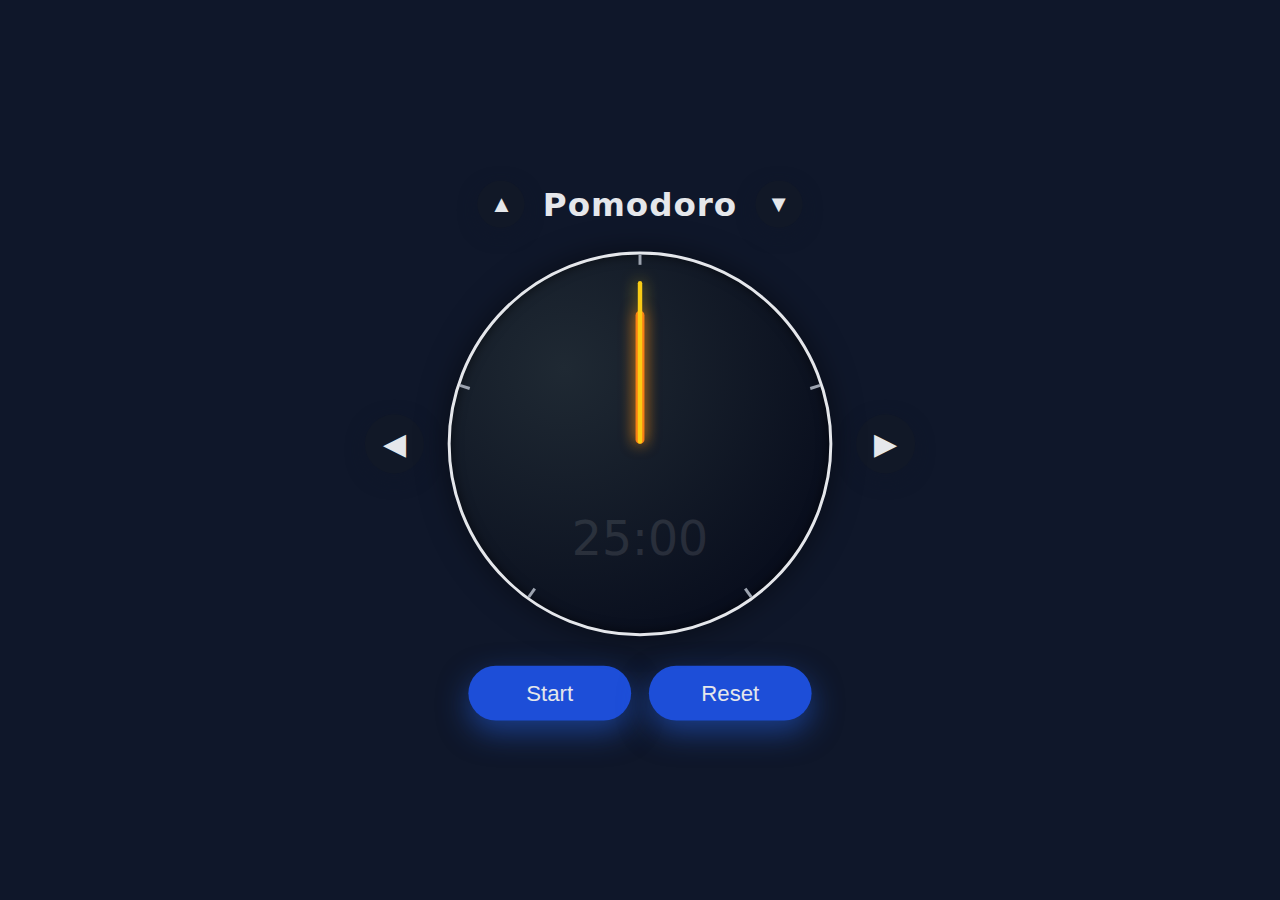
<file: index.html>
<!DOCTYPE html>
<html lang="en">
<head>
  <meta charset="UTF-8" />
  <title>Pomodoro / Timer / Clock</title>
  <link rel="stylesheet" href="main.css" />
</head>
<body>
  <div id="ui-root" class="app-container">
    <div class="mode-row">
      <button id="mode-up" class="mode-btn">▲</button>
      <h1 id="title" class="title">Pomodoro No. 1</h1>
      <button id="mode-down" class="mode-btn">▼</button>
    </div>

    <div class="clock-row">
      <button id="prev-style" class="arrow-btn">◀</button>

      <div class="clock-container">
        <!-- Styles inject their own dial into this root -->
        <div id="clock-root"></div>

        <div class="time-label" id="time-label">25:00</div>
      </div>

      <button id="next-style" class="arrow-btn">▶</button>
    </div>

    <div class="controls">
      <button id="start-pause-btn">Start</button>
      <button id="reset-btn">Reset</button>
    </div>
  </div>

  <script type="module" src="main.js"></script>
</body>
</html>
</file>
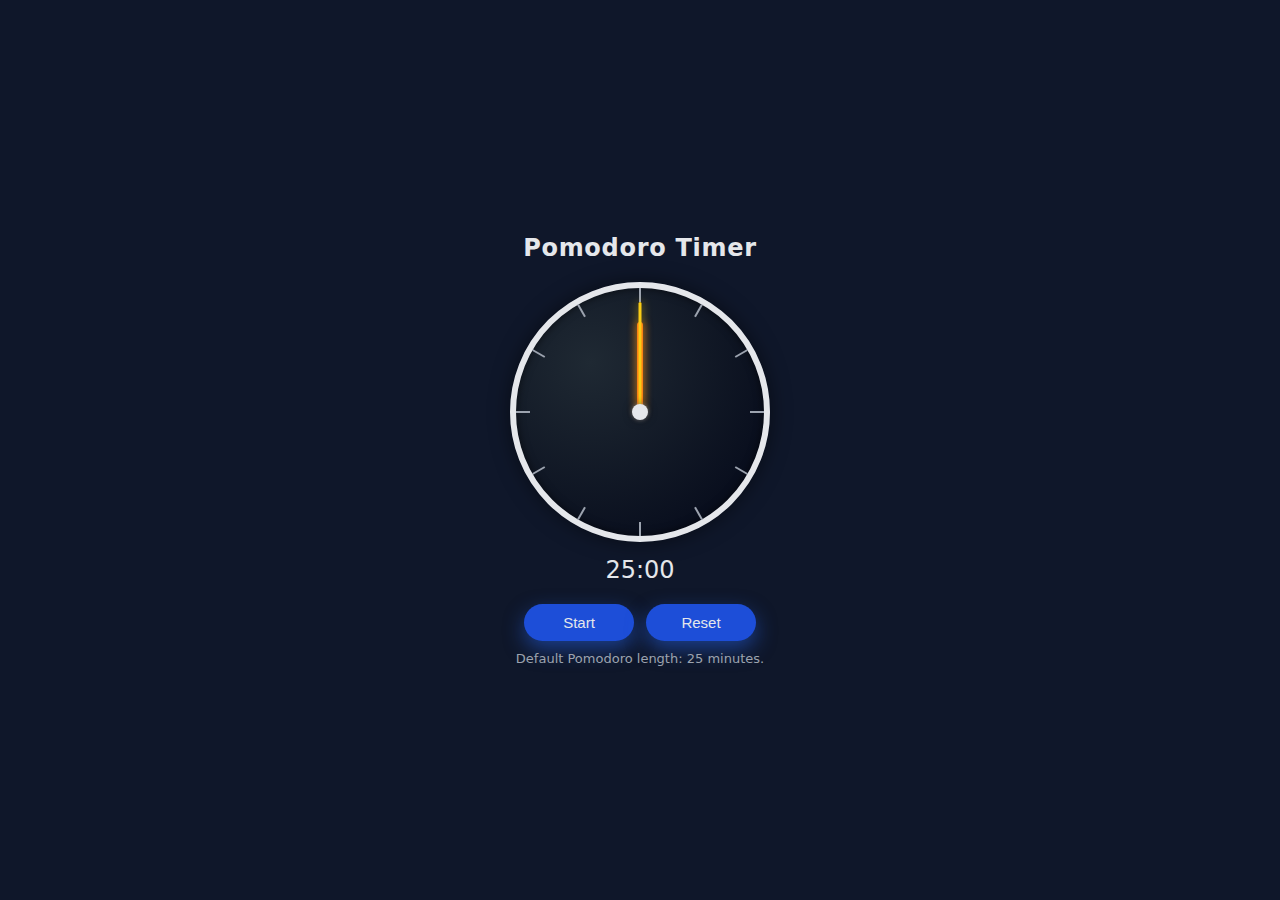
<file: pomo.html>
<!DOCTYPE html>
<html lang="en">
<head>
  <meta charset="UTF-8" />
  <title>Pomodoro Timer</title>
  <link rel="stylesheet" href="pomo.css" />
</head>
<body>
  <div class="app-container">
    <h1 class="title">Pomodoro Timer</h1>

    <div class="clock-container">
      <div class="clock-dial">
        <!-- tick marks -->
        <div class="tick tick1"></div>
        <div class="tick tick2"></div>
        <div class="tick tick3"></div>
        <div class="tick tick4"></div>
        <div class="tick tick5"></div>
        <div class="tick tick6"></div>
        <div class="tick tick7"></div>
        <div class="tick tick8"></div>
        <div class="tick tick9"></div>
        <div class="tick tick10"></div>
        <div class="tick tick11"></div>
        <div class="tick tick12"></div>

        <!-- hands -->
        <div id="minute-hand" class="hand minute-hand"></div>
        <div id="second-hand" class="hand second-hand"></div>

        <!-- center pin -->
        <div class="center-dot"></div>
      </div>

      <div class="time-label" id="time-label">25:00</div>
    </div>

    <div class="controls">
      <button id="start-pause-btn">Start</button>
      <button id="reset-btn">Reset</button>
    </div>

    <div class="note">
      Default Pomodoro length: 25 minutes.
    </div>
  </div>

  <script src="pomo.js"></script>
</body>
</html>
</file>
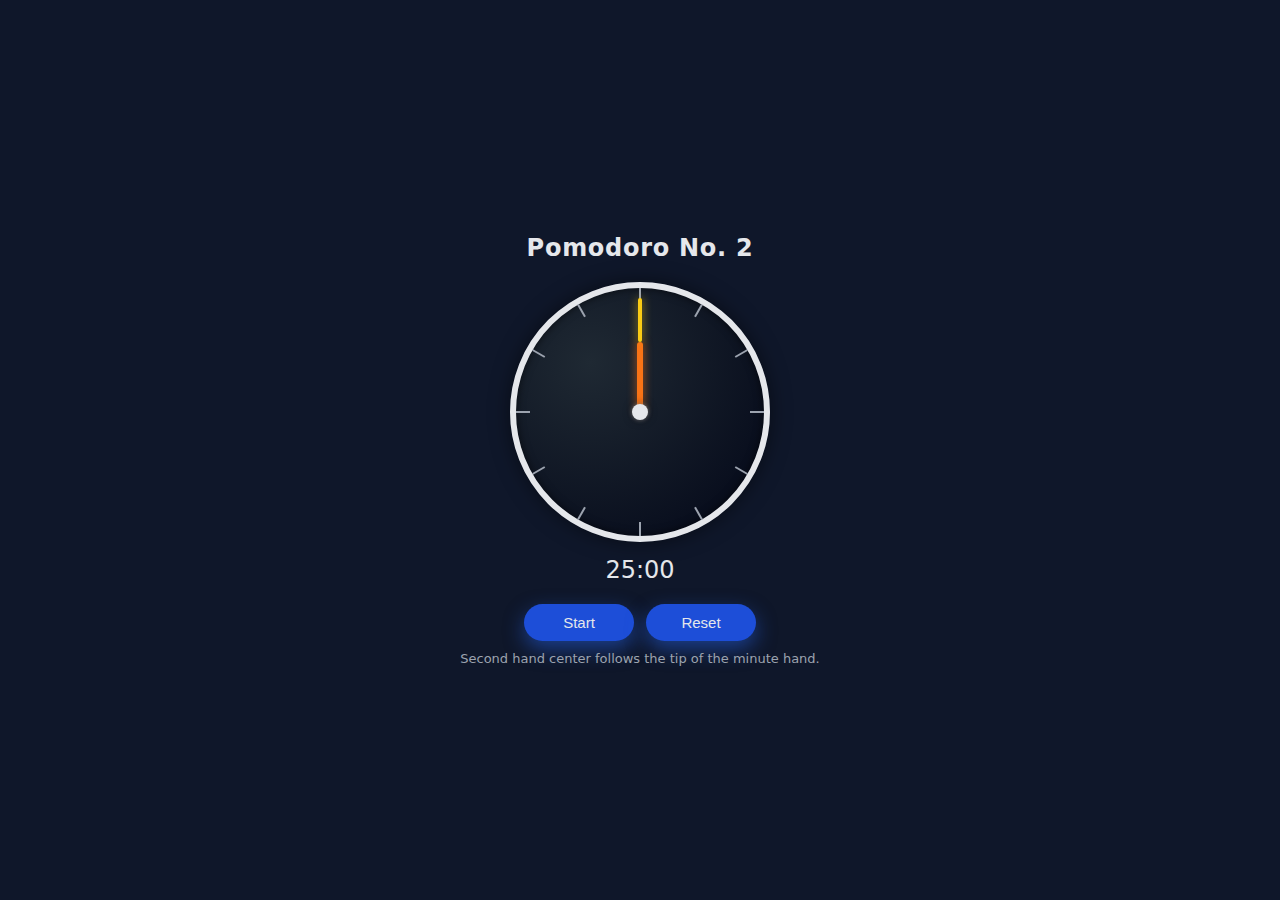
<file: pomo2/pomo2.html>
<!DOCTYPE html>
<html lang="en">
<head>
  <meta charset="UTF-8" />
  <title>Pomodoro Timer No. 2</title>
  <link rel="stylesheet" href="pomo2.css" />
</head>
<body>
  <div class="app-container">
    <h1 class="title">Pomodoro No. 2</h1>

    <div class="clock-container">
      <div class="clock-dial">
        <!-- tick marks -->
        <div class="tick tick1"></div>
        <div class="tick tick2"></div>
        <div class="tick tick3"></div>
        <div class="tick tick4"></div>
        <div class="tick tick5"></div>
        <div class="tick tick6"></div>
        <div class="tick tick7"></div>
        <div class="tick tick8"></div>
        <div class="tick tick9"></div>
        <div class="tick tick10"></div>
        <div class="tick tick11"></div>
        <div class="tick tick12"></div>

        <!-- minute hand (same as No. 1) -->
        <div id="minute-hand" class="hand minute-hand"></div>

        <!-- moving pivot at the tip of the minute hand -->
        <div id="second-pivot" class="second-pivot">
          <!-- short second hand whose CENTER is at the pivot -->
          <div id="second-hand" class="second-hand"></div>
        </div>

        <!-- center pin -->
        <div class="center-dot"></div>
      </div>

      <div class="time-label" id="time-label">25:00</div>
    </div>

    <div class="controls">
      <button id="start-pause-btn">Start</button>
      <button id="reset-btn">Reset</button>
    </div>

    <div class="note">
      Second hand center follows the tip of the minute hand.
    </div>
  </div>

  <script src="pomo2.js"></script>
</body>
</html>
</file>
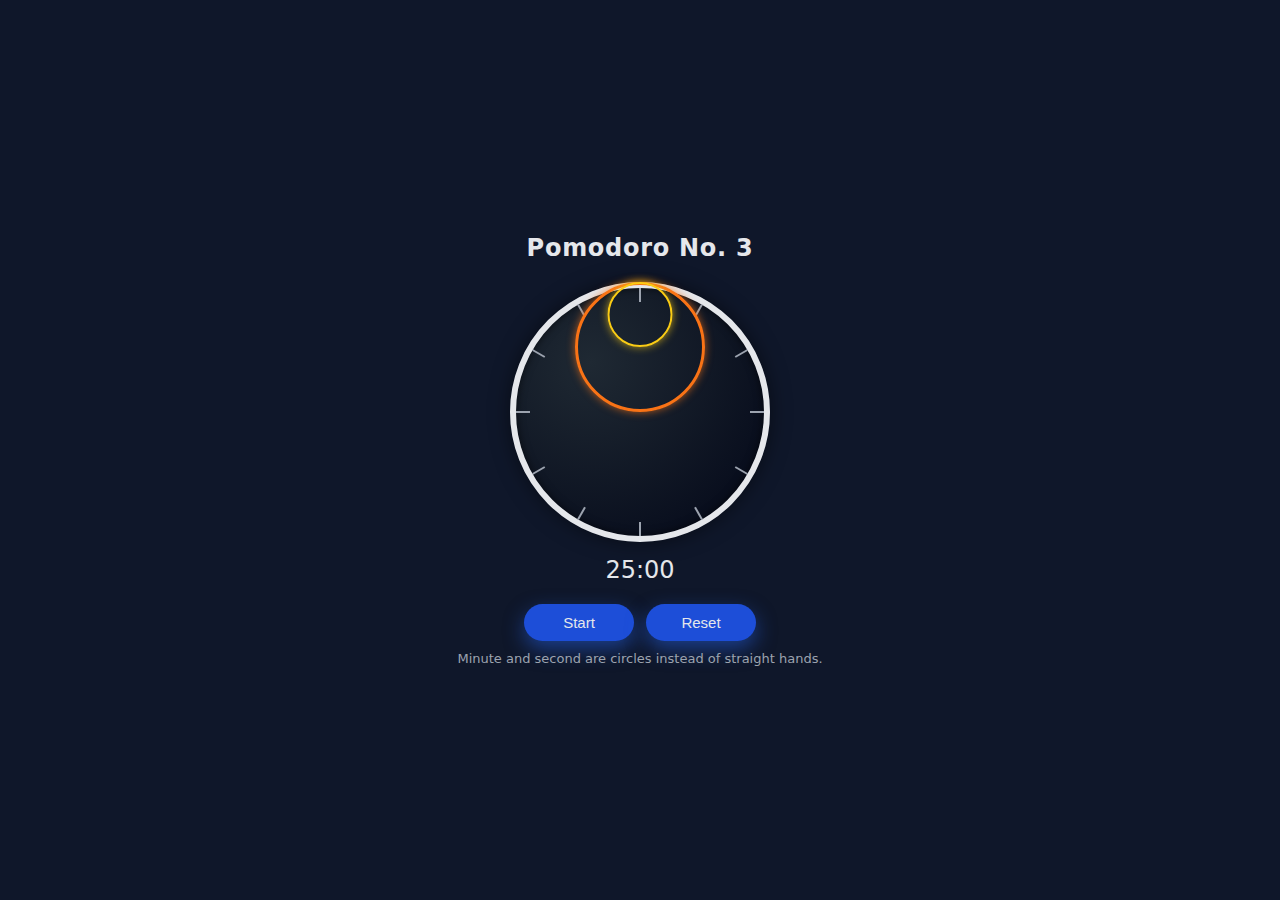
<file: pomo3/pomo3.html>
<!DOCTYPE html>
<html lang="en">
<head>
  <meta charset="UTF-8" />
  <title>Pomodoro Timer No. 3</title>
  <link rel="stylesheet" href="pomo3.css" />
</head>
<body>
  <div class="app-container">
    <h1 class="title">Pomodoro No. 3</h1>

    <div class="clock-container">
      <div class="clock-dial">
        <!-- tick marks -->
        <div class="tick tick1"></div>
        <div class="tick tick2"></div>
        <div class="tick tick3"></div>
        <div class="tick tick4"></div>
        <div class="tick tick5"></div>
        <div class="tick tick6"></div>
        <div class="tick tick7"></div>
        <div class="tick tick8"></div>
        <div class="tick tick9"></div>
        <div class="tick tick10"></div>
        <div class="tick tick11"></div>
        <div class="tick tick12"></div>

        <!-- minute circle (acts as minute hand) -->
        <div id="minute-circle" class="minute-circle">
          <!-- second circle (acts as second hand) -->
          <div id="second-circle" class="second-circle"></div>
        </div>

        <!-- center pin -->
        <div class="center-dot"></div>
      </div>

      <div class="time-label" id="time-label">25:00</div>
    </div>

    <div class="controls">
      <button id="start-pause-btn">Start</button>
      <button id="reset-btn">Reset</button>
    </div>

    <div class="note">
      Minute and second are circles instead of straight hands.
    </div>
  </div>

  <script src="pomo3.js"></script>
</body>
</html>
</file>
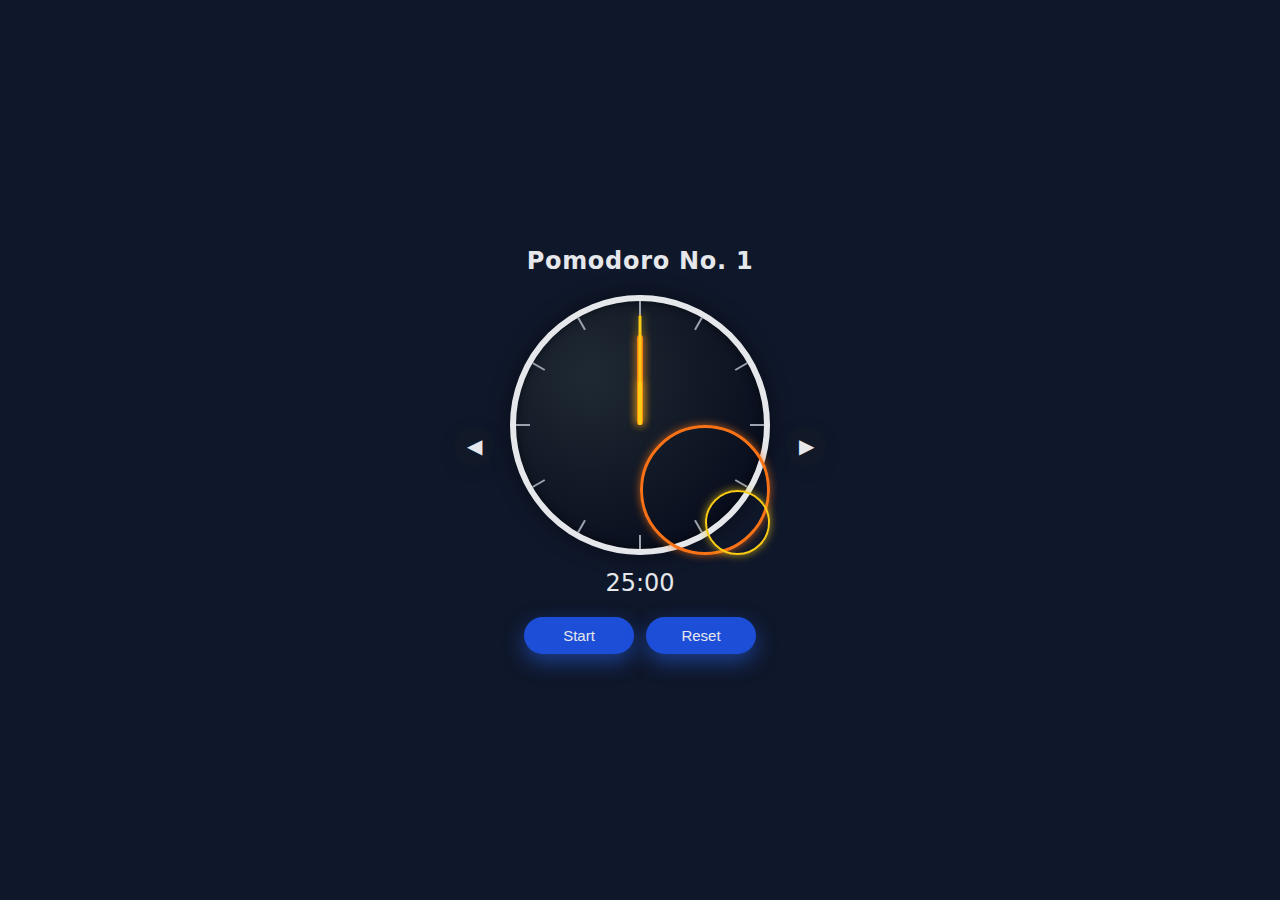
<file: pomodoro/pomo.html>
<!DOCTYPE html>
<html lang="en">
<head>
  <meta charset="UTF-8" />
  <title>Pomodoro Timer</title>
  <link rel="stylesheet" href="pomo.css" />
</head>
<body>
  <div class="app-container">
    <h1 id="title" class="title">Pomodoro No. 1</h1>

    <div class="clock-row">
      <button id="prev-mode" class="arrow-btn">◀</button>

      <div class="clock-container">
        <div class="clock-dial">
          <!-- tick marks -->
          <div class="tick tick1"></div>
          <div class="tick tick2"></div>
          <div class="tick tick3"></div>
          <div class="tick tick4"></div>
          <div class="tick tick5"></div>
          <div class="tick tick6"></div>
          <div class="tick tick7"></div>
          <div class="tick tick8"></div>
          <div class="tick tick9"></div>
          <div class="tick tick10"></div>
          <div class="tick tick11"></div>
          <div class="tick tick12"></div>

          <!-- No. 1 + No. 2 minute hand (centered) -->
          <div id="minute-hand" class="hand minute-hand minute-hand-long"></div>

          <!-- No. 1 central second hand -->
          <div id="second-hand-central" class="hand second-hand-central"></div>

          <!-- No. 2 moving second-hand pivot at tip of minute hand -->
          <div id="second-pivot" class="second-pivot">
            <div id="second-hand-orbit" class="second-hand-orbit"></div>
          </div>

          <!-- No. 3 circles -->
          <div id="minute-circle" class="minute-circle">
            <div id="second-circle" class="second-circle"></div>
          </div>
        </div>

        <div class="time-label" id="time-label">25:00</div>
      </div>

      <button id="next-mode" class="arrow-btn">▶</button>
    </div>

    <div class="controls">
      <button id="start-pause-btn">Start</button>
      <button id="reset-btn">Reset</button>
    </div>
  </div>

  <script src="pomo.js"></script>
</body>
</html>
</file>
<file: main.css>
* {
  box-sizing: border-box;
  margin: 0;
  padding: 0;
}

body {
  font-family: system-ui, -apple-system, BlinkMacSystemFont, "Segoe UI",
    sans-serif;
  background: #0f172a;
  color: #e5e7eb;
  height: 100vh;
  display: flex;
  justify-content: center;
  align-items: center;
}

.app-container {
  text-align: center;
}

/* Mode row */

.mode-row {
  display: flex;
  align-items: center;
  justify-content: center;
  gap: 12px;
  margin-bottom: 16px;
}

.title {
  font-size: 22px;
  letter-spacing: 0.03em;
}

.mode-btn {
  width: 32px;
  height: 32px;
  border-radius: 999px;
  border: none;
  cursor: pointer;
  font-size: 16px;
  background: #111827;
  color: #e5e7eb;
  box-shadow: 0 4px 12px rgba(15, 23, 42, 0.7);
  transition: transform 0.1s ease, box-shadow 0.15s ease, background 0.15s ease;
}

.mode-btn:hover {
  background: #1f2937;
  transform: translateY(-1px);
  box-shadow: 0 6px 16px rgba(15, 23, 42, 0.9);
}

.mode-btn:active {
  transform: translateY(0);
  box-shadow: 0 2px 6px rgba(15, 23, 42, 0.9);
}

/* Style arrows + clock area */

.clock-row {
  display: flex;
  align-items: center;
  justify-content: center;
  gap: 16px;
  margin-bottom: 20px;
}

.arrow-btn {
  width: 40px;
  height: 40px;
  border-radius: 999px;
  border: none;
  cursor: pointer;
  font-size: 20px;
  background: #111827;
  color: #e5e7eb;
  box-shadow: 0 4px 12px rgba(15, 23, 42, 0.7);
  transition: transform 0.1s ease, box-shadow 0.15s ease, background 0.15s ease;
}

.arrow-btn:hover {
  background: #1f2937;
  transform: translateY(-1px);
  box-shadow: 0 6px 16px rgba(15, 23, 42, 0.9);
}

.arrow-btn:active {
  transform: translateY(0);
  box-shadow: 0 2px 6px rgba(15, 23, 42, 0.9);
}

.clock-container {
  display: flex;
  flex-direction: column;
  align-items: center;       /* horizontal center */
  justify-content: center;   /* vertical center */
  gap: 12px;                 /* nice spacing between panel and label */
  min-height: 260px;         /* enough height for dial + label */
}

/* The style’s dial lives inside #clock-root */

#clock-root {
  width: 260px;
  height: 260px;
  position: relative;

  /* center whatever style is inside (No.1–No.6) */
  display: flex;
  align-items: center;      /* vertical center */
  justify-content: center;  /* horizontal center */
}


#ui-root {
  transform-origin: center center;
}


/* Time label / controls */

.time-label {
  margin-top: 14px;
  font-size: 24px;
  font-variant-numeric: tabular-nums;
}

.controls {
  display: flex;
  justify-content: center;
  gap: 12px;
}

.controls button {
  min-width: 110px;
  padding: 10px 16px;
  border-radius: 999px;
  border: none;
  cursor: pointer;
  font-size: 15px;
  font-weight: 500;
  background: #1d4ed8;
  color: #e5e7eb;
  box-shadow: 0 8px 20px rgba(37, 99, 235, 0.5);
  transition: transform 0.1s ease, box-shadow 0.15s ease, background 0.15s ease;
}

.controls button:hover {
  background: #2563eb;
  transform: translateY(-1px);
  box-shadow: 0 10px 24px rgba(37, 99, 235, 0.6);
}

.controls button:active {
  transform: translateY(0);
  box-shadow: 0 4px 10px rgba(15, 23, 42, 0.8);
}

/* Utilities */

.hidden {
  display: none;
}

.analog-label-overlay {
  position: absolute;
  left: 50%;
  bottom: 18%;                /* bottom half of dial */
  transform: translateX(-50%);

  font-size: 2.0rem;
  color: #ffffff;
  opacity: 0.1;               /* 50% transparent */
  pointer-events: none;
  text-align: center;
  width: 80%;
  z-index: 10;
}

button:disabled {
  opacity: 0.25;
  filter: brightness(50%) saturate(0%);
  cursor: not-allowed;
  pointer-events: none;
}

/* Pomodoro warning dot (top-right outside dial) */
.pomodoro-warning-dot {
  position: absolute;
  width: 10px;      /* radius 5px */
  height: 10px;
  border-radius: 50%;
  top: -6px;        /* just outside dial */
  right: -6px;
  background: #facc15;
  box-shadow: 0 0 10px rgba(250, 204, 21, 0.9);
  display: none;
  z-index: 12;
}

/* flashing at 1 Hz */
.pomodoro-warning-dot.flash {
  animation: pomodoroDotFlash 1s infinite;
}

@keyframes pomodoroDotFlash {
  0%, 50%   { opacity: 1; }
  50.0001%, 100% { opacity: 0; }
}
</file>
<file: pomo.css>
* {
  box-sizing: border-box;
  margin: 0;
  padding: 0;
}

body {
  font-family: system-ui, -apple-system, BlinkMacSystemFont, "Segoe UI", sans-serif;
  background: #0f172a;
  color: #e5e7eb;
  height: 100vh;
  display: flex;
  justify-content: center;
  align-items: center;
}

.app-container {
  text-align: center;
}

.title {
  margin-bottom: 20px;
  font-size: 24px;
  letter-spacing: 0.03em;
}

.clock-container {
  display: flex;
  flex-direction: column;
  align-items: center;
  margin-bottom: 20px;
}

.clock-dial {
  position: relative;
  width: 260px;
  height: 260px;
  border-radius: 50%;
  border: 6px solid #e5e7eb;
  background: radial-gradient(circle at 30% 30%, #1f2933, #020617);
  box-shadow:
    0 0 20px rgba(0, 0, 0, 0.5),
    inset 0 0 8px rgba(0, 0, 0, 0.6);
}

/* tick marks */
.tick {
  position: absolute;
  width: 2px;
  height: 14px;
  background: #9ca3af;

  /* Center the rotation at the middle of the dial */
  top: 0;
  left: 50%;
  transform-origin: center 124px; /* 130 = half of 260px dial size */
}

.tick1  { transform: translateX(-50%) rotate(0deg);   }
.tick2  { transform: translateX(-50%) rotate(30deg);  }
.tick3  { transform: translateX(-50%) rotate(60deg);  }
.tick4  { transform: translateX(-50%) rotate(90deg);  }
.tick5  { transform: translateX(-50%) rotate(120deg); }
.tick6  { transform: translateX(-50%) rotate(150deg); }
.tick7  { transform: translateX(-50%) rotate(180deg); }
.tick8  { transform: translateX(-50%) rotate(210deg); }
.tick9  { transform: translateX(-50%) rotate(240deg); }
.tick10 { transform: translateX(-50%) rotate(270deg); }
.tick11 { transform: translateX(-50%) rotate(300deg); }
.tick12 { transform: translateX(-50%) rotate(330deg); }

/* hands */
.hand {
  position: absolute;
  bottom: 50%;
  left: 50%;
  transform-origin: bottom center;
  transform: translateX(-50%) rotate(0deg);
}

.minute-hand {
  width: 6px;
  height: 90px;
  border-radius: 999px;
  background: #f97316;
  box-shadow: 0 0 10px rgba(249, 115, 22, 0.7);
}

.second-hand {
  width: 3px;
  height: 110px;
  border-radius: 999px;
  background: #facc15;
  box-shadow: 0 0 10px rgba(250, 204, 21, 0.7);
}

/* center dot */
.center-dot {
  position: absolute;
  width: 16px;
  height: 16px;
  border-radius: 50%;
  background: #e5e7eb;
  top: 50%;
  left: 50%;
  transform: translate(-50%, -50%);
  box-shadow:
    0 0 8px rgba(0, 0, 0, 0.6),
    0 0 4px rgba(255, 255, 255, 0.5);
}

.time-label {
  margin-top: 14px;
  font-size: 24px;
  font-variant-numeric: tabular-nums;
}

/* Buttons */
.controls {
  display: flex;
  justify-content: center;
  gap: 12px;
}

.controls button {
  min-width: 110px;
  padding: 10px 16px;
  border-radius: 999px;
  border: none;
  cursor: pointer;
  font-size: 15px;
  font-weight: 500;
  background: #1d4ed8;
  color: #e5e7eb;
  box-shadow: 0 8px 20px rgba(37, 99, 235, 0.5);
  transition: transform 0.1s ease, box-shadow 0.15s ease, background 0.15s ease;
}

.controls button:hover {
  background: #2563eb;
  transform: translateY(-1px);
  box-shadow: 0 10px 24px rgba(37, 99, 235, 0.6);
}

.controls button:active {
  transform: translateY(0);
  box-shadow: 0 4px 10px rgba(15, 23, 42, 0.8);
}

.note {
  margin-top: 10px;
  font-size: 13px;
  color: #9ca3af;
}
</file>
<file: pomo2/pomo2.css>
* {
  box-sizing: border-box;
  margin: 0;
  padding: 0;
}

body {
  font-family: system-ui, -apple-system, BlinkMacSystemFont, "Segoe UI", sans-serif;
  background: #0f172a;
  color: #e5e7eb;
  height: 100vh;
  display: flex;
  justify-content: center;
  align-items: center;
}

.app-container {
  text-align: center;
}

.title {
  margin-bottom: 20px;
  font-size: 24px;
  letter-spacing: 0.03em;
}

.clock-container {
  display: flex;
  flex-direction: column;
  align-items: center;
  margin-bottom: 20px;
}

.clock-dial {
  position: relative;
  width: 260px;
  height: 260px;
  border-radius: 50%;
  border: 6px solid #e5e7eb;
  background: radial-gradient(circle at 30% 30%, #1f2933, #020617);
  box-shadow:
    0 0 20px rgba(0, 0, 0, 0.5),
    inset 0 0 8px rgba(0, 0, 0, 0.6);
}

/* tick marks */
.tick {
  position: absolute;
  width: 2px;
  height: 14px;
  background: #9ca3af;
  top: 0;
  left: 50%;
  transform-origin: center 124px; /* you already tuned this to look right */
}

.tick1  { transform: translateX(-50%) rotate(0deg);   }
.tick2  { transform: translateX(-50%) rotate(30deg);  }
.tick3  { transform: translateX(-50%) rotate(60deg);  }
.tick4  { transform: translateX(-50%) rotate(90deg);  }
.tick5  { transform: translateX(-50%) rotate(120deg); }
.tick6  { transform: translateX(-50%) rotate(150deg); }
.tick7  { transform: translateX(-50%) rotate(180deg); }
.tick8  { transform: translateX(-50%) rotate(210deg); }
.tick9  { transform: translateX(-50%) rotate(240deg); }
.tick10 { transform: translateX(-50%) rotate(270deg); }
.tick11 { transform: translateX(-50%) rotate(300deg); }
.tick12 { transform: translateX(-50%) rotate(330deg); }

/* hands base */
.hand {
  position: absolute;
  bottom: 50%;
  left: 50%;
  transform-origin: bottom center;
  transform: translateX(-50%) rotate(0deg);
}

/* minute hand: SAME as No. 1 */
.minute-hand {
  width: 6px;
  height: 70px;  /* reduced from 90px → 70px */
  border-radius: 999px;
  background: #f97316;
  box-shadow: 0 0 10px rgba(249, 115, 22, 0.7);
}

/* moving pivot at the tip of the minute hand */
.second-pivot {
  position: absolute;
  width: 0;
  height: 0;
  top: 50%;
  left: 50%;
  /* actual transform is set from JS */
  transform-origin: center center;
}

/* short second hand whose CENTER is at the pivot */
.second-hand {
  position: absolute;
  width: 4px;
  height: 44px;      /* or whatever length you chose */
  background: #facc15;
  border-radius: 999px;
  box-shadow: 0 0 10px rgba(250, 204, 21, 0.7);

  /* put the BOTTOM of the hand at the pivot (0,0) of second-pivot */
  top: -44px;        /* -height */
  left: -2px;        /* -width/2 */

  /* rotate around the bottom end (at the tip of the minute hand) */
  transform-origin: 50% 100%;
  transform: rotate(0deg);
}


/* center dot */
.center-dot {
  position: absolute;
  width: 16px;
  height: 16px;
  border-radius: 50%;
  background: #e5e7eb;
  top: 50%;
  left: 50%;
  transform: translate(-50%, -50%);
  box-shadow:
    0 0 8px rgba(0, 0, 0, 0.6),
    0 0 4px rgba(255, 255, 255, 0.5);
}

.time-label {
  margin-top: 14px;
  font-size: 24px;
  font-variant-numeric: tabular-nums;
}

/* Buttons */
.controls {
  display: flex;
  justify-content: center;
  gap: 12px;
}

.controls button {
  min-width: 110px;
  padding: 10px 16px;
  border-radius: 999px;
  border: none;
  cursor: pointer;
  font-size: 15px;
  font-weight: 500;
  background: #1d4ed8;
  color: #e5e7eb;
  box-shadow: 0 8px 20px rgba(37, 99, 235, 0.5);
  transition: transform 0.1s ease, box-shadow 0.15s ease, background 0.15s ease;
}

.controls button:hover {
  background: #2563eb;
  transform: translateY(-1px);
  box-shadow: 0 10px 24px rgba(37, 99, 235, 0.6);
}

.controls button:active {
  transform: translateY(0);
  box-shadow: 0 4px 10px rgba(15, 23, 42, 0.8);
}

.note {
  margin-top: 10px;
  font-size: 13px;
  color: #9ca3af;
}
</file>
<file: pomo3/pomo3.css>
* {
  box-sizing: border-box;
  margin: 0;
  padding: 0;
}

body {
  font-family: system-ui, -apple-system, BlinkMacSystemFont, "Segoe UI", sans-serif;
  background: #0f172a;
  color: #e5e7eb;
  height: 100vh;
  display: flex;
  justify-content: center;
  align-items: center;
}

.app-container {
  text-align: center;
}

.title {
  margin-bottom: 20px;
  font-size: 24px;
  letter-spacing: 0.03em;
}

.clock-container {
  display: flex;
  flex-direction: column;
  align-items: center;
  margin-bottom: 20px;
}

.clock-dial {
  position: relative;
  width: 260px;
  height: 260px;
  border-radius: 50%;
  border: 6px solid #e5e7eb;
  background: radial-gradient(circle at 30% 30%, #1f2933, #020617);
  box-shadow:
    0 0 20px rgba(0, 0, 0, 0.5),
    inset 0 0 8px rgba(0, 0, 0, 0.6);
}

/* tick marks */
.tick {
  position: absolute;
  width: 2px;
  height: 14px;
  background: #9ca3af;
  top: 0;
  left: 50%;
  transform-origin: center 124px; /* your tuned value */
}

.tick1  { transform: translateX(-50%) rotate(0deg);   }
.tick2  { transform: translateX(-50%) rotate(30deg);  }
.tick3  { transform: translateX(-50%) rotate(60deg);  }
.tick4  { transform: translateX(-50%) rotate(90deg);  }
.tick5  { transform: translateX(-50%) rotate(120deg); }
.tick6  { transform: translateX(-50%) rotate(150deg); }
.tick7  { transform: translateX(-50%) rotate(180deg); }
.tick8  { transform: translateX(-50%) rotate(210deg); }
.tick9  { transform: translateX(-50%) rotate(240deg); }
.tick10 { transform: translateX(-50%) rotate(270deg); }
.tick11 { transform: translateX(-50%) rotate(300deg); }
.tick12 { transform: translateX(-50%) rotate(330deg); }

/* MINUTE CIRCLE (minute hand) */
/* Dial radius = 130px (260 / 2)
   Minute circle radius = 130 / 2 = 65px => diameter = 130px
   It passes through dial center and is internally tangent to dial. */
.minute-circle {
  position: absolute;
  width: 130px;
  height: 130px;
  border-radius: 50%;
  border: 3px solid #f97316;
  box-shadow: 0 0 8px rgba(249, 115, 22, 0.7);

  top: 50%;
  left: 50%;
  transform-origin: center center;
  /* actual transform set from JS */
}

/* SECOND CIRCLE (second hand) */
/* Minute radius = 65px, second radius = 65 / 2 = 32.5 => diameter ≈ 65px
   It passes through minute-circle center and is internally tangent to it. */
.second-circle {
  position: absolute;
  width: 65px;
  height: 65px;
  border-radius: 50%;
  border: 2px solid #facc15;
  box-shadow: 0 0 8px rgba(250, 204, 21, 0.7);

  top: 50%;
  left: 50%;
  transform-origin: center center;
  /* actual transform set from JS */
}

/* center dot */
.center-dot {
  display: none;
  position: absolute;
  width: 16px;
  height: 16px;
  border-radius: 50%;
  background: #e5e7eb;
  top: 50%;
  left: 50%;
  transform: translate(-50%, -50%);
  box-shadow:
    0 0 8px rgba(0, 0, 0, 0.6),
    0 0 4px rgba(255, 255, 255, 0.5);
}


.time-label {
  margin-top: 14px;
  font-size: 24px;
  font-variant-numeric: tabular-nums;
}

/* Buttons */
.controls {
  display: flex;
  justify-content: center;
  gap: 12px;
}

.controls button {
  min-width: 110px;
  padding: 10px 16px;
  border-radius: 999px;
  border: none;
  cursor: pointer;
  font-size: 15px;
  font-weight: 500;
  background: #1d4ed8;
  color: #e5e7eb;
  box-shadow: 0 8px 20px rgba(37, 99, 235, 0.5);
  transition: transform 0.1s ease, box-shadow 0.15s ease, background 0.15s ease;
}

.controls button:hover {
  background: #2563eb;
  transform: translateY(-1px);
  box-shadow: 0 10px 24px rgba(37, 99, 235, 0.6);
}

.controls button:active {
  transform: translateY(0);
  box-shadow: 0 4px 10px rgba(15, 23, 42, 0.8);
}

.note {
  margin-top: 10px;
  font-size: 13px;
  color: #9ca3af;
}
</file>
<file: pomodoro/pomo.css>
* {
  box-sizing: border-box;
  margin: 0;
  padding: 0;
}

body {
  font-family: system-ui, -apple-system, BlinkMacSystemFont, "Segoe UI", sans-serif;
  background: #0f172a;
  color: #e5e7eb;
  height: 100vh;
  display: flex;
  justify-content: center;
  align-items: center;
}

.app-container {
  text-align: center;
}

.title {
  margin-bottom: 20px;
  font-size: 24px;
  letter-spacing: 0.03em;
}

/* row: arrow - clock - arrow */
.clock-row {
  display: flex;
  align-items: center;
  justify-content: center;
  gap: 16px;
  margin-bottom: 20px;
}

.arrow-btn {
  width: 40px;
  height: 40px;
  border-radius: 999px;
  border: none;
  cursor: pointer;
  font-size: 20px;
  background: #111827;
  color: #e5e7eb;
  box-shadow: 0 4px 12px rgba(15, 23, 42, 0.7);
  transition: transform 0.1s ease, box-shadow 0.15s ease, background 0.15s ease;
}

.arrow-btn:hover {
  background: #1f2937;
  transform: translateY(-1px);
  box-shadow: 0 6px 16px rgba(15, 23, 42, 0.9);
}

.arrow-btn:active {
  transform: translateY(0);
  box-shadow: 0 2px 6px rgba(15, 23, 42, 0.9);
}

.clock-container {
  display: flex;
  flex-direction: column;
  align-items: center;
}

.clock-dial {
  position: relative;
  width: 260px;
  height: 260px;
  border-radius: 50%;
  border: 6px solid #e5e7eb;
  background: radial-gradient(circle at 30% 30%, #1f2933, #020617);
  box-shadow:
    0 0 20px rgba(0, 0, 0, 0.5),
    inset 0 0 8px rgba(0, 0, 0, 0.6);
}

/* tick marks (using your tuned origin) */
.tick {
  position: absolute;
  width: 2px;
  height: 14px;
  background: #9ca3af;
  top: 0;
  left: 50%;
  transform-origin: center 124px;
}

.tick1  { transform: translateX(-50%) rotate(0deg);   }
.tick2  { transform: translateX(-50%) rotate(30deg);  }
.tick3  { transform: translateX(-50%) rotate(60deg);  }
.tick4  { transform: translateX(-50%) rotate(90deg);  }
.tick5  { transform: translateX(-50%) rotate(120deg); }
.tick6  { transform: translateX(-50%) rotate(150deg); }
.tick7  { transform: translateX(-50%) rotate(180deg); }
.tick8  { transform: translateX(-50%) rotate(210deg); }
.tick9  { transform: translateX(-50%) rotate(240deg); }
.tick10 { transform: translateX(-50%) rotate(270deg); }
.tick11 { transform: translateX(-50%) rotate(300deg); }
.tick12 { transform: translateX(-50%) rotate(330deg); }

/* ==== No. 1 & No. 2: straight minute + second hands ==== */

.hand {
  position: absolute;
  bottom: 50%;
  left: 50%;
  transform-origin: bottom center;
  transform: translateX(-50%) rotate(0deg);
}

/* minute hand base */
.minute-hand {
  width: 6px;
  border-radius: 999px;
  background: #f97316;
  box-shadow: 0 0 10px rgba(249, 115, 22, 0.7);
}

/* No. 1: long minute hand */
.minute-hand-long {
  height: 90px;
}

/* No. 2: shorter minute hand */
.minute-hand-short {
  height: 70px;
}

/* No. 1: central second hand */
.second-hand-central {
  width: 3px;
  height: 110px;
  border-radius: 999px;
  background: #facc15;
  box-shadow: 0 0 10px rgba(250, 204, 21, 0.7);
}

/* ==== No. 2: moving-pivot second hand at tip of minute hand ==== */

.second-pivot {
  position: absolute;
  width: 0;
  height: 0;
  top: 50%;
  left: 50%;
  transform-origin: center center;
  /* transform set in JS */
}

.second-hand-orbit {
  position: absolute;
  width: 4px;
  height: 44px;
  background: #facc15;
  border-radius: 999px;
  box-shadow: 0 0 10px rgba(250, 204, 21, 0.7);

  /* bottom of the hand anchored at pivot (0,0) */
  top: -44px;
  left: -2px;
  transform-origin: 50% 100%;
  transform: rotate(0deg);
}

/* ==== No. 3: circle "hands" ==== */

.minute-circle {
  position: absolute;
  width: 130px;  /* diameter = dialRadius = 260 / 2 * 2 */
  height: 130px;
  border-radius: 50%;
  border: 3px solid #f97316;
  box-shadow: 0 0 8px rgba(249, 115, 22, 0.7);

  top: 50%;
  left: 50%;
  transform-origin: center center;
  /* transform set in JS */
}

.second-circle {
  position: absolute;
  width: 65px;   /* diameter = minuteRadius = 130 / 2 * 2 */
  height: 65px;
  border-radius: 50%;
  border: 2px solid #facc15;
  box-shadow: 0 0 8px rgba(250, 204, 21, 0.7);

  top: 50%;
  left: 50%;
  transform-origin: center center;
  /* transform set in JS */
}

/* Common label + controls */

.time-label {
  margin-top: 14px;
  font-size: 24px;
  font-variant-numeric: tabular-nums;
}

.controls {
  display: flex;
  justify-content: center;
  gap: 12px;
}

.controls button {
  min-width: 110px;
  padding: 10px 16px;
  border-radius: 999px;
  border: none;
  cursor: pointer;
  font-size: 15px;
  font-weight: 500;
  background: #1d4ed8;
  color: #e5e7eb;
  box-shadow: 0 8px 20px rgba(37, 99, 235, 0.5);
  transition: transform 0.1s ease, box-shadow 0.15s ease, background 0.15s ease;
}

.controls button:hover {
  background: #2563eb;
  transform: translateY(-1px);
  box-shadow: 0 10px 24px rgba(37, 99, 235, 0.6);
}

.controls button:active {
  transform: translateY(0);
  box-shadow: 0 4px 10px rgba(15, 23, 42, 0.8);
}

/* Utility: hidden element */
.hidden {
  display: none;
}
</file>
